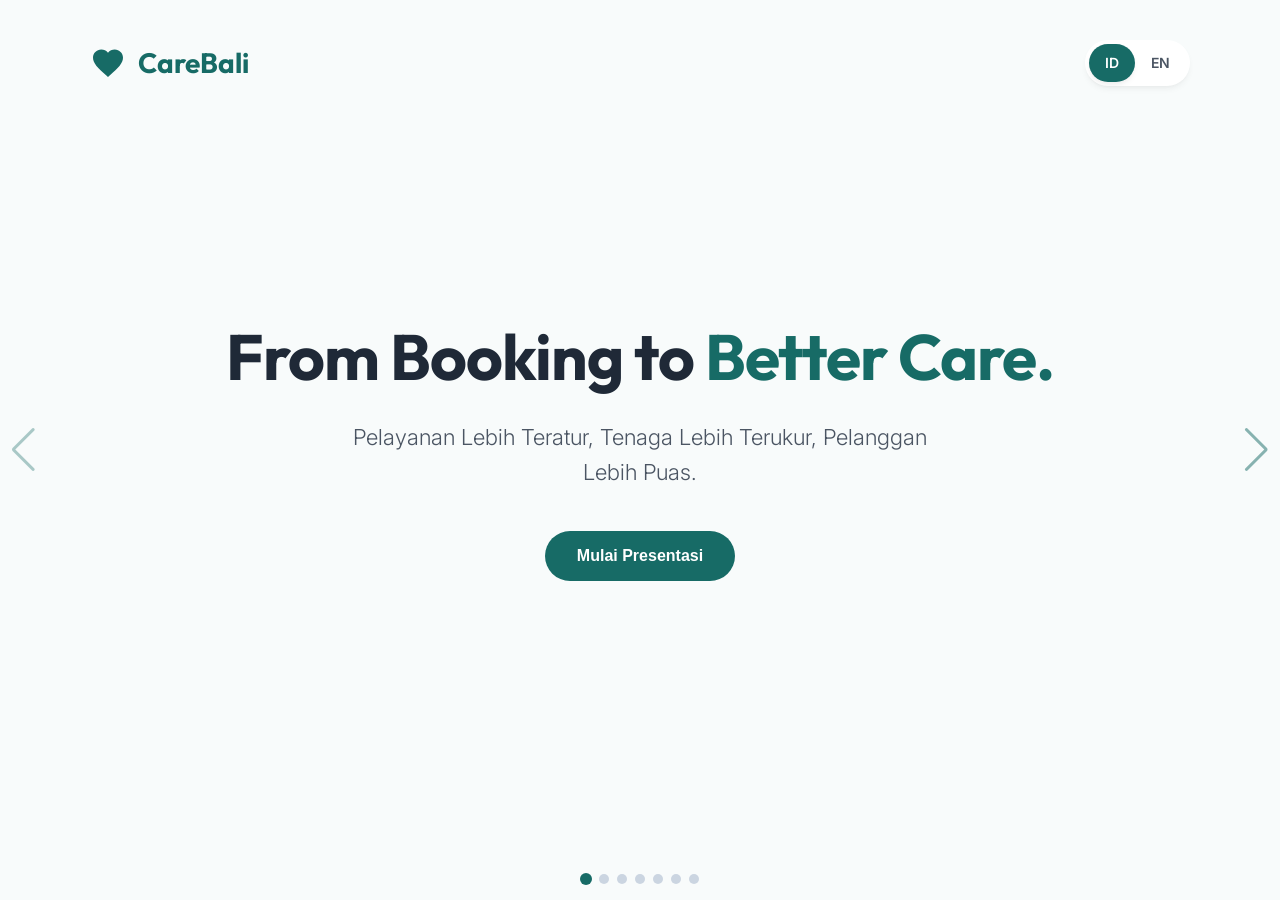
<file: index.html>
<!DOCTYPE html>
<html lang="id">
<head>
  <meta charset="UTF-8">
  <meta name="viewport" content="width=device-width, initial-scale=1.0">
  <title>CareBali - Sistem Manajemen Home Care Terpadu</title>
  
  <!-- Swiper CSS -->
  <link rel="stylesheet" href="https://cdn.jsdelivr.net/npm/swiper@11/swiper-bundle.min.css" />
  
  <!-- Custom CSS -->
  <link rel="stylesheet" href="style.css">
</head>
<body>

  <!-- Top Navigation (Fixed) -->
  <nav class="top-nav">
    <a href="#" class="brand">
      <svg viewBox="0 0 24 24" xmlns="http://www.w3.org/2000/svg">
        <path d="M12 21.35l-1.45-1.32C5.4 15.36 2 12.28 2 8.5 2 5.42 4.42 3 7.5 3c1.74 0 3.41.81 4.5 2.09C13.09 3.81 14.76 3 16.5 3 19.58 3 22 5.42 22 8.5c0 3.78-3.4 6.86-8.55 11.54L12 21.35z"/>
      </svg>
      CareBali
    </a>
    
    <div class="lang-toggle">
      <a href="index.html" class="active">ID</a>
      <a href="en.html">EN</a>
    </div>
  </nav>

  <!-- Swiper Container -->
  <div class="swiper mySwiper">
    <div class="swiper-wrapper">
      
      <!-- Slide 1: Cover -->
      <div class="swiper-slide">
        <div class="slide-container cover-slide">
          <h1>From Booking to <span>Better Care.</span></h1>
          <p>Pelayanan Lebih Teratur, Tenaga Lebih Terukur, Pelanggan Lebih Puas.</p>
          <button class="btn" onclick="swiper.slideNext()">Mulai Presentasi</button>
        </div>
      </div>

      <!-- Slide 2: Problem & Solution -->
      <div class="swiper-slide">
        <div class="slide-container split-slide">
          <div class="split-content">
            <h2>Tinggalkan Cara Lama.</h2>
            <p>Bagi pemilik bisnis layanan <em>home care</em>, menangani puluhan pesanan setiap hari secara manual adalah tantangan besar. Risiko jadwal bentrok hingga komplain karena standar pelayanan yang sulit dipantau menjadi hambatan untuk berkembang.</p>
            <p><strong>CareBali</strong> hadir bukan sekadar aplikasi pemesanan. Kami adalah Sistem Manajemen Terpadu yang merampingkan seluruh urat nadi operasional Anda—dari pencocokan jadwal hingga laporan finansial.</p>
          </div>
          <div class="split-content">
            <!-- decorative illustration or graphic could go here -->
            <div style="background: var(--primary-light); padding: 40px; border-radius: 24px; text-align: center;">
              <h3 style="color: var(--primary); font-size: 32px; margin-bottom: 16px;">120 Juta+</h3>
              <p style="color: var(--text-dark); font-size: 18px; margin-bottom: 0;">Potensi perputaran omzet bulanan yang bisa diamankan dengan manajemen operasional tanpa *human error*.</p>
            </div>
          </div>
        </div>
      </div>

      <!-- Slide 3: Mockup Gallery -->
      <div class="swiper-slide" style="background-color: var(--white);">
        <div class="slide-container">
          <h2 class="slide-title">Desain Premium & Intuitif</h2>
          <p class="slide-subtitle">Antarmuka yang bersih dan ramah pengguna untuk semua kalangan usia.</p>
          
          <div class="mockup-grid">
            <div class="mockup-item">
              <img src="./images/mockup pelanggan.png" alt="Aplikasi Pelanggan">
              <div class="mockup-label">Aplikasi Pelanggan</div>
              <div class="mockup-desc">Pemesanan & Histori Pasien</div>
            </div>
            <div class="mockup-item" style="transform: scale(1.15); z-index: 10;">
              <img src="./images/mockup admin.png" alt="Dashboard Admin">
              <div class="mockup-label">Dashboard Admin</div>
              <div class="mockup-desc">Control Center & KPI</div>
            </div>
            <div class="mockup-item">
              <img src="./images/mockup nurse.png" alt="Aplikasi Perawat">
              <div class="mockup-label">Aplikasi Perawat</div>
              <div class="mockup-desc">Jadwal & Check-in GPS</div>
            </div>
          </div>
        </div>
      </div>

      <!-- Slide 3.5: Key Values & Features -->
      <div class="swiper-slide">
        <div class="slide-container">
          <h2 class="slide-title">Nilai Jual & Fitur Utama</h2>
          <p class="slide-subtitle">Solusi komprehensif yang diotomatisasi untuk menumbuhkan bisnis Anda.</p>
          
          <div class="values-grid">
            <div class="value-card">
              <h4>1. Penjadwalan Cerdas</h4>
              <p>Sistem merekomendasikan perawat berdasarkan lokasi terdekat, rating, dan pengalaman. Bebas risiko bentrok jadwal.</p>
            </div>
            <div class="value-card">
              <h4>2. Monitoring Real-Time</h4>
              <p>Pantau perawat dari mulai berangkat, GPS check-in lokasi, hingga unggah foto bukti pelayanan medis.</p>
            </div>
            <div class="value-card">
              <h4>3. Histori Medis Pasien</h4>
              <p>Data keluhan pasien dan perawat favorit tersimpan aman. Pelanggan tak perlu repot mengulang cerita saat <em>repeat order</em>.</p>
            </div>
            <div class="value-card">
              <h4>4. Otomatisasi Finansial & WA</h4>
              <p>Tautan pembayaran (DP/Lunas) dan pengingat jadwal dikirim otomatis via WhatsApp. Komisi perawat dihitung instan.</p>
            </div>
          </div>
        </div>
      </div>

      <!-- Slide 4: Features Ecosystem -->
      <div class="swiper-slide">
        <div class="slide-container">
          <h2 class="slide-title">Ekosistem Sinergis</h2>
          <p class="slide-subtitle">Menghubungkan 3 pilar bisnis Anda secara otomatis secara real-time.</p>
          
          <div class="features-grid">
            <div class="feature-card">
              <h3>Admin & Owner</h3>
              <ul class="feature-list">
                <li><strong>Dashboard Order:</strong> Tinjau order dan notif WA.</li>
                <li><strong>Smart Assign:</strong> Tugaskan perawat otomatis dari ketersediaan & lokasi.</li>
                <li><strong>Monitor Real-Time:</strong> Lacak posisi & status live.</li>
                <li><strong>CRM & Komplain:</strong> Kelola data pasien & keluhan.</li>
                <li><strong>Analitik & KPI:</strong> Perhitungan performa, rating, dan laporan omzet instan.</li>
              </ul>
            </div>
            <div class="feature-card">
              <h3>Perawat (Caregiver)</h3>
              <ul class="feature-list">
                <li><strong>Jadwal Kerja:</strong> Set ketersediaan (On/Off).</li>
                <li><strong>Tracking:</strong> Absen GPS <em>Check-in/out</em> di lokasi.</li>
                <li><strong>Laporan Medis:</strong> Unggah foto & detail kondisi.</li>
                <li><strong>Tombol Darurat:</strong> Respons cepat via aplikasi.</li>
                <li><strong>Transparansi:</strong> Pantau perhitungan komisi & rating.</li>
              </ul>
            </div>
            <div class="feature-card">
              <h3>Pelanggan (Pasien)</h3>
              <ul class="feature-list">
                <li><strong>Rekam Medis:</strong> Data tersimpan aman untuk repeat order.</li>
                <li><strong>Booking Instan:</strong> Pilih layanan & durasi.</li>
                <li><strong>Payment Gateway:</strong> Bayar DP/Lunas otomatis.</li>
                <li><strong>Tracking Perawat:</strong> Pantau profil & status kedatangan.</li>
                <li><strong>Membership:</strong> Diskon & paket langganan.</li>
              </ul>
            </div>
          </div>
        </div>
      </div>

      <!-- ROI SLIDE (HIDDEN - uncomment to re-enable)
      <div class="swiper-slide" style="background-color: var(--white);">
        <div class="slide-container text-center">
          <h2 class="slide-title">Kenapa Investasi Ini Sangat Ringan?</h2>
          <p class="slide-subtitle">Simulasi berdasarkan rata-rata 20 order/hari dengan harga layanan Rp 200.000 per sesi.</p>
          
          <div class="roi-stats">
            <div class="roi-card">
              <div class="roi-number">Rp 120 Jt</div>
              <div class="roi-label">Estimasi Omzet / Bulan</div>
            </div>
            <div class="roi-card">
              <div class="roi-number">1,44 M</div>
              <div class="roi-label">Estimasi Omzet / Tahun</div>
            </div>
            <div class="roi-card highlight">
              <div class="roi-number">1,5%</div>
              <div class="roi-label">Biaya Sistem vs Omzet Bulanan</div>
            </div>
          </div>

          <div class="roi-quote">
            <p>"Biaya langganan bulanan kami bahkan <strong>tidak sampai setengah dari omzet 1 hari</strong> Anda. Dengan efisiensi operasional yang diberikan, potensi penghematan dan peningkatan order Anda jauh melampaui biaya ini dalam hitungan minggu."</p>
          </div>
        </div>
      </div>
      END ROI SLIDE -->

      <!-- Slide 5: SaaS Pricing -->
      <div class="swiper-slide" style="background-color: var(--primary-light);">
        <div class="slide-container text-center">
          <h2 class="slide-title">Paket Langganan (SaaS)</h2>
          <p class="slide-subtitle">Skala operasional ringan tanpa pusing mikir server. Cukup bayar bulanan.</p>

          <div class="pricing-grid">
            <!-- Basic -->
            <div class="price-card">
              <div class="price-tier">Basic (Starter)</div>
              <div class="price-amount">750Rb <span>/ bln</span></div>
              <p style="font-size: 13px; color: var(--text-muted); margin-bottom: 20px; margin-top: -10px;">+ Setup Awal Rp 7.5 Juta</p>
              <ul class="price-features">
                <li>Platform PWA (Web)</li>
                <li>Dashboard Order & Profil Pasien</li>
                <li>Assign Perawat Manual</li>
                <li>Riwayat Pelayanan Dasar</li>
                <li class="disabled">Check-in GPS & Foto Medis</li>
                <li class="disabled">WA Alerts & Payment Gateway</li>
              </ul>
            </div>
            
            <!-- Pro -->
            <div class="price-card popular">
              <div class="badge">Paling Ideal</div>
              <div class="price-tier">Pro (Scale-Up)</div>
              <div class="price-amount">1.85Jt <span>/ bln</span></div>
              <p style="font-size: 13px; color: var(--text-muted); margin-bottom: 20px; margin-top: -10px;">+ Setup Awal Rp 10 Juta</p>
              <ul class="price-features">
                <li>PWA + Android App</li>
                <li>Smart Assignment (Otomatis)</li>
                <li>Check-in GPS + Foto Medis</li>
                <li>Email, WA Alerts & Payment Gateway</li>
                <li>CRM & Kelola Komplain</li>
                <li>Hitung Komisi Instan</li>
              </ul>
            </div>

            <!-- Ultimate -->
            <div class="price-card">
              <div class="price-tier">Ultimate (Enterprise)</div>
              <div class="price-amount">3.5Jt <span>/ bln</span></div>
              <p style="font-size: 13px; color: var(--text-muted); margin-bottom: 20px; margin-top: -10px;">+ Setup Awal Rp 14 Juta</p>
              <ul class="price-features">
                <li>PWA + Android + iOS App</li>
                <li>Real-time GPS Tracking & Emergency</li>
                <li>Tanda Tangan Digital & Langganan</li>
                <li>Analitik Bisnis & KPI Perawat Lengkap</li>
                <li>Auto-Split Payroll & Diskon Membership</li>
                <li>Laporan Keuangan & Operasional Ekstra</li>
              </ul>
            </div>
          </div>
        </div>
      </div>

      <!-- Slide 6: Beli Putus & CTA -->
      <div class="swiper-slide">
        <div class="slide-container text-center">
          <h2 class="slide-title">Atau, Beli Putus (Lisensi Penuh)</h2>
          <p class="slide-subtitle">Jadikan aplikasi ini Aset Digital Perusahaan Anda tanpa beban tagihan bulanan.</p>
          
          <div class="features-grid" style="margin-bottom: 50px;">
            <div class="feature-card" style="text-align: center;">
              <h3>Paket Basic</h3>
              <div style="font-size: 32px; font-family: 'Outfit'; font-weight: 700; color: var(--primary); margin: 10px 0;">Rp 21.200.000</div>
              <p style="font-size: 14px;">(PWA Only)</p>
            </div>
            <div class="feature-card" style="text-align: center; border-bottom: 4px solid var(--primary);">
              <h3>Paket Pro</h3>
              <div style="font-size: 32px; font-family: 'Outfit'; font-weight: 700; color: var(--primary); margin: 10px 0;">Rp 41.800.000</div>
              <p style="font-size: 14px;">(PWA + Android)</p>
            </div>
            <div class="feature-card" style="text-align: center;">
              <h3>Paket Ultimate</h3>
              <div style="font-size: 32px; font-family: 'Outfit'; font-weight: 700; color: var(--primary); margin: 10px 0;">Rp 65.500.000</div>
              <p style="font-size: 14px;">(PWA + Android + iOS)</p>
            </div>
          </div>

          <div style="font-size: 14px; color: var(--text-muted); margin-bottom: 30px; text-align: left; max-width: 600px; margin-left: auto; margin-right: auto; line-height: 1.6;">
            <strong>Catatan Tambahan:</strong><br>
            * Biaya maintenance server mulai Rp 3.500.000 / tahun (dibayarkan mulai tahun kedua).<br>
            * Seluruh paket yang mencakup aplikasi mobile (Android/iOS) belum termasuk biaya registrasi akun developer resmi ke App Store ($99/tahun) dan Play Store ($25/lifetime) atas nama perusahaan Anda.
          </div>
          
          <button class="btn" style="padding: 18px 40px; font-size: 18px;" onclick="alert('Demo: Membuka email kontak')">Mulai Digitalkan Bisnis Anda</button>
        </div>
      </div>

    </div>
    
    <!-- Swiper Pagination -->
    <div class="swiper-pagination"></div>
    <!-- Swiper Navigation -->
    <div class="swiper-button-next"></div>
    <div class="swiper-button-prev"></div>
  </div>

  <!-- Swiper JS -->
  <script src="https://cdn.jsdelivr.net/npm/swiper@11/swiper-bundle.min.js"></script>

  <!-- Initialize Swiper -->
  <script>
    var swiper = new Swiper(".mySwiper", {
      speed: 800,
      spaceBetween: 0,
      grabCursor: true,
      keyboard: {
        enabled: true,
      },
      pagination: {
        el: ".swiper-pagination",
        clickable: true,
      },
      navigation: {
        nextEl: ".swiper-button-next",
        prevEl: ".swiper-button-prev",
      },
    });
  </script>
</body>
</html>
</file>
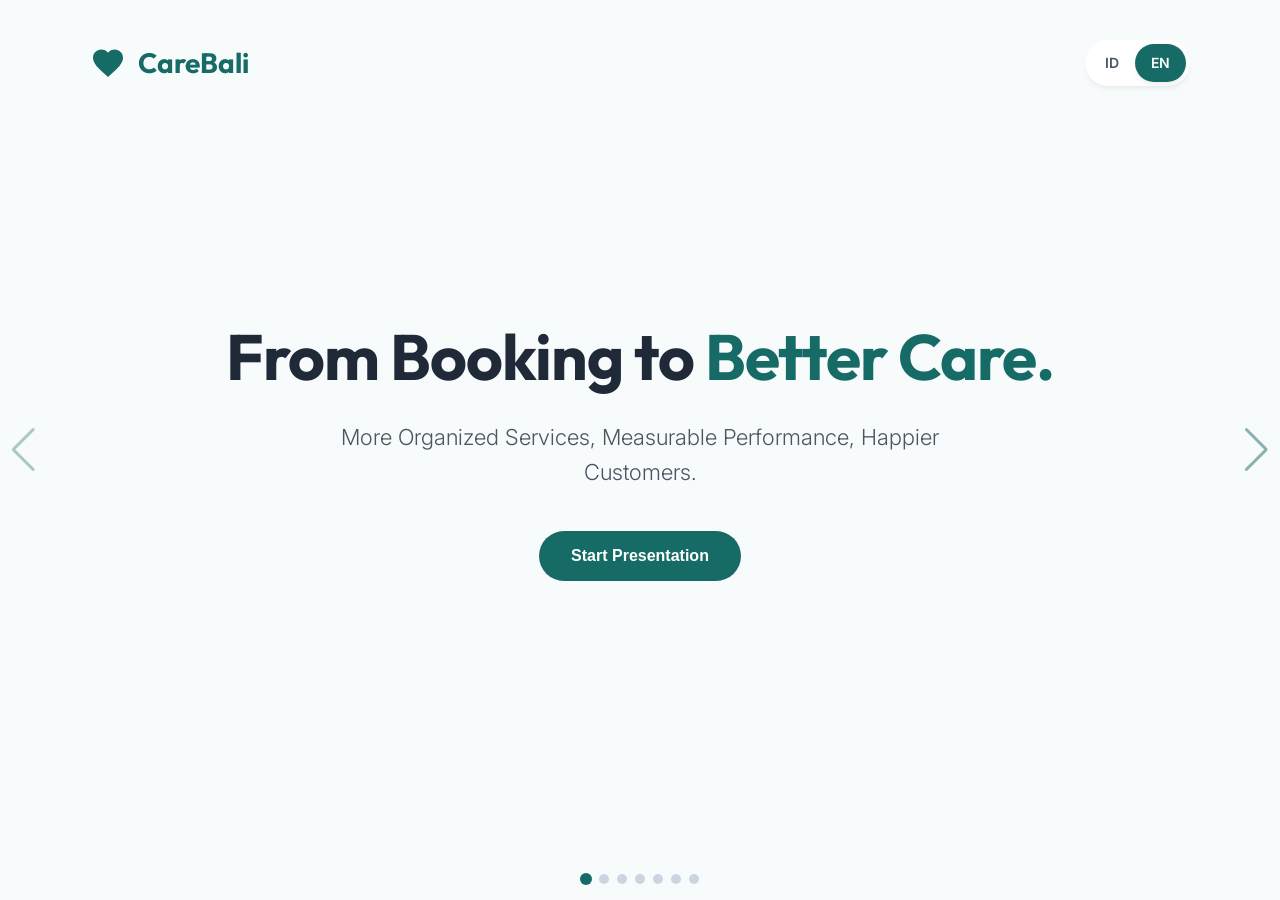
<file: en.html>
<!DOCTYPE html>
<html lang="en">
<head>
  <meta charset="UTF-8">
  <meta name="viewport" content="width=device-width, initial-scale=1.0">
  <title>CareBali - Integrated Home Care Management System</title>
  
  <!-- Swiper CSS -->
  <link rel="stylesheet" href="https://cdn.jsdelivr.net/npm/swiper@11/swiper-bundle.min.css" />
  
  <!-- Custom CSS -->
  <link rel="stylesheet" href="style.css">
</head>
<body>

  <!-- Top Navigation (Fixed) -->
  <nav class="top-nav">
    <a href="#" class="brand">
      <svg viewBox="0 0 24 24" xmlns="http://www.w3.org/2000/svg">
        <path d="M12 21.35l-1.45-1.32C5.4 15.36 2 12.28 2 8.5 2 5.42 4.42 3 7.5 3c1.74 0 3.41.81 4.5 2.09C13.09 3.81 14.76 3 16.5 3 19.58 3 22 5.42 22 8.5c0 3.78-3.4 6.86-8.55 11.54L12 21.35z"/>
      </svg>
      CareBali
    </a>
    
    <div class="lang-toggle">
      <a href="index.html">ID</a>
      <a href="en.html" class="active">EN</a>
    </div>
  </nav>

  <!-- Swiper Container -->
  <div class="swiper mySwiper">
    <div class="swiper-wrapper">
      
      <!-- Slide 1: Cover -->
      <div class="swiper-slide">
        <div class="slide-container cover-slide">
          <h1>From Booking to <span>Better Care.</span></h1>
          <p>More Organized Services, Measurable Performance, Happier Customers.</p>
          <button class="btn" onclick="swiper.slideNext()">Start Presentation</button>
        </div>
      </div>

      <!-- Slide 2: Problem & Solution -->
      <div class="swiper-slide">
        <div class="slide-container split-slide">
          <div class="split-content">
            <h2>Leave the Old Ways Behind.</h2>
            <p>For home care business owners, handling dozens of orders every day manually is a huge challenge. Risks ranging from schedule clashes to complaints due to hard-to-monitor service standards are bottlenecks to growth.</p>
            <p><strong>CareBali</strong> is here as more than just a booking app. We are an Integrated Management System that streamlines your entire operational pipeline—from smart scheduling to financial reporting.</p>
          </div>
          <div class="split-content">
            <!-- decorative illustration or graphic could go here -->
            <div style="background: var(--primary-light); padding: 40px; border-radius: 24px; text-align: center;">
              <h3 style="color: var(--primary); font-size: 32px; margin-bottom: 16px;">Rp 120M+</h3>
              <p style="color: var(--text-dark); font-size: 18px; margin-bottom: 0;">Potential monthly turnover that can be secured with error-free operational management.</p>
            </div>
          </div>
        </div>
      </div>

      <!-- Slide 3: Mockup Gallery -->
      <div class="swiper-slide" style="background-color: var(--white);">
        <div class="slide-container">
          <h2 class="slide-title">Premium & Intuitive Design</h2>
          <p class="slide-subtitle">A clean and user-friendly interface designed for all ages.</p>
          
          <div class="mockup-grid">
            <div class="mockup-item">
              <img src="./images/mockup pelanggan.png" alt="Customer App">
              <div class="mockup-label">Customer App</div>
              <div class="mockup-desc">Booking & Patient History</div>
            </div>
            <div class="mockup-item" style="transform: scale(1.15); z-index: 10;">
              <img src="./images/mockup admin.png" alt="Admin Dashboard">
              <div class="mockup-label">Admin Dashboard</div>
              <div class="mockup-desc">Control Center & KPIs</div>
            </div>
            <div class="mockup-item">
              <img src="./images/mockup nurse.png" alt="Nurse App">
              <div class="mockup-label">Nurse App</div>
              <div class="mockup-desc">Schedules & GPS Check-in</div>
            </div>
          </div>
        </div>
      </div>

      <!-- Slide 3.5: Key Values & Features -->
      <div class="swiper-slide">
        <div class="slide-container">
          <h2 class="slide-title">Key Values & Core Features</h2>
          <p class="slide-subtitle">A comprehensive automated solution designed to grow your business.</p>
          
          <div class="values-grid">
            <div class="value-card">
              <h4>1. Smart Scheduling</h4>
              <p>The system recommends nurses based on location, rating, and experience. Zero risk of schedule clashes.</p>
            </div>
            <div class="value-card">
              <h4>2. Real-Time Monitoring</h4>
              <p>Monitor nurses from departure to GPS check-in, up to the upload of photo evidence for medical services.</p>
            </div>
            <div class="value-card">
              <h4>3. Patient Medical History</h4>
              <p>Patient complaints and favorite nurses are securely stored. Customers never have to repeat their stories when re-ordering.</p>
            </div>
            <div class="value-card">
              <h4>4. Financial & WA Automation</h4>
              <p>Payment links (Down Payment/Full) and schedule reminders are sent automatically via WhatsApp. Nurse commissions are calculated instantly.</p>
            </div>
          </div>
        </div>
      </div>

      <!-- Slide 4: Features Ecosystem -->
      <div class="swiper-slide">
        <div class="slide-container">
          <h2 class="slide-title">Synergistic Ecosystem</h2>
          <p class="slide-title" style="font-size: 18px; color: var(--text-muted); font-weight: 400; margin-bottom: 50px;">Connecting the 3 pillars of your business automatically in real-time.</p>
          
          <div class="features-grid">
            <div class="feature-card">
              <h3>Admin & Owner</h3>
              <ul class="feature-list">
                <li><strong>Order Dashboard:</strong> Monitor incoming orders & WA alerts.</li>
                <li><strong>Smart Assign:</strong> Auto-assign nurses based on availability & location.</li>
                <li><strong>Real-Time Monitor:</strong> Track live status and positions.</li>
                <li><strong>CRM & Complaints:</strong> Manage patient data & resolutions.</li>
                <li><strong>Analytics & KPI:</strong> Calculate performance, ratings, and instant revenue.</li>
              </ul>
            </div>
            <div class="feature-card">
              <h3>Nurses (Caregiver)</h3>
              <ul class="feature-list">
                <li><strong>Schedules:</strong> Set availability (On/Off).</li>
                <li><strong>Tracking:</strong> GPS <em>Check-in/out</em> on location.</li>
                <li><strong>Medical Reports:</strong> Upload photos & condition details.</li>
                <li><strong>Emergency Button:</strong> Quick response via the app.</li>
                <li><strong>Transparency:</strong> Monitor commission calculations & ratings.</li>
              </ul>
            </div>
            <div class="feature-card">
              <h3>Customers (Patients)</h3>
              <ul class="feature-list">
                <li><strong>Medical Records:</strong> Securely stored for easy re-ordering.</li>
                <li><strong>Instant Booking:</strong> Select services & durations.</li>
                <li><strong>Payment Gateway:</strong> Pay down payments/full automatically.</li>
                <li><strong>Nurse Tracking:</strong> Monitor profiles & arrival status.</li>
                <li><strong>Membership:</strong> Discounts & subscription packages.</li>
              </ul>
            </div>
          </div>
        </div>
      </div>

      <!-- ROI SLIDE (HIDDEN - uncomment to re-enable)
      <div class="swiper-slide" style="background-color: var(--white);">
        <div class="slide-container text-center">
          <h2 class="slide-title">Why Is This Investment So Light?</h2>
          <p class="slide-subtitle">Simulation based on an average of 20 orders/day at Rp 200,000 per session.</p>
          
          <div class="roi-stats">
            <div class="roi-card">
              <div class="roi-number">Rp 120M</div>
              <div class="roi-label">Estimated Revenue / Month</div>
            </div>
            <div class="roi-card">
              <div class="roi-number">1.44B</div>
              <div class="roi-label">Estimated Revenue / Year</div>
            </div>
            <div class="roi-card highlight">
              <div class="roi-number">1.5%</div>
              <div class="roi-label">System Cost vs Monthly Revenue</div>
            </div>
          </div>

          <div class="roi-quote">
            <p>"Our monthly subscription doesn't even equal <strong>half of your 1-day revenue</strong>. The operational efficiency gained will far exceed this cost within weeks."</p>
          </div>
        </div>
      </div>
      END ROI SLIDE -->

      <!-- Slide 5: SaaS Pricing -->
      <div class="swiper-slide" style="background-color: var(--primary-light);">
        <div class="slide-container text-center">
          <h2 class="slide-title">Subscription Packages (SaaS)</h2>
          <p class="slide-subtitle">Scale your operations effortlessly without server headaches. Just pay monthly.</p>

          <div class="pricing-grid">
            <!-- Basic -->
            <div class="price-card">
              <div class="price-tier">Basic (Starter)</div>
              <div class="price-amount">750K <span>/ mo</span></div>
              <p style="font-size: 13px; color: var(--text-muted); margin-bottom: 20px; margin-top: -10px;">+ Initial Setup Rp 7.5M</p>
              <ul class="price-features">
                <li>PWA Platform (Web)</li>
                <li>Order Dashboard & Patient Profiles</li>
                <li>Manual Nurse Assignment</li>
                <li>Basic Service History</li>
                <li class="disabled">GPS Check-in & Photo Evidence</li>
                <li class="disabled">WA Alerts & Payment Gateway</li>
              </ul>
            </div>
            
            <!-- Pro -->
            <div class="price-card popular">
              <div class="badge">Most Ideal</div>
              <div class="price-tier">Pro (Scale-Up)</div>
              <div class="price-amount">1.85M <span>/ mo</span></div>
              <p style="font-size: 13px; color: var(--text-muted); margin-bottom: 20px; margin-top: -10px;">+ Initial Setup Rp 10M</p>
              <ul class="price-features">
                <li>PWA + Android App</li>
                <li>Smart Assignment (Automated)</li>
                <li>GPS Check-in + Medical Photos</li>
                <li>Email, WA Alerts & Payment Gateway</li>
                <li>CRM & Complaints Management</li>
                <li>Instant Commission Calculation</li>
              </ul>
            </div>

            <!-- Ultimate -->
            <div class="price-card">
              <div class="price-tier">Ultimate (Enterprise)</div>
              <div class="price-amount">3.5M <span>/ mo</span></div>
              <p style="font-size: 13px; color: var(--text-muted); margin-bottom: 20px; margin-top: -10px;">+ Initial Setup Rp 14M</p>
              <ul class="price-features">
                <li>PWA + Android + iOS App</li>
                <li>Real-time GPS Tracking & Emergency</li>
                <li>Digital Signatures & Subscriptions</li>
                <li>Business Analytics & Full Nurse KPIs</li>
                <li>Auto-Split Payroll & Member Discounts</li>
                <li>Advanced Financial & Operational Reports</li>
              </ul>
            </div>
          </div>
        </div>
      </div>

      <!-- Slide 6: Beli Putus & CTA -->
      <div class="swiper-slide">
        <div class="slide-container text-center">
          <h2 class="slide-title">Or, One-Time Purchase (Full License)</h2>
          <p class="slide-subtitle">Make this application your Company's Digital Asset without monthly billing burdens.</p>
          
          <div class="features-grid" style="margin-bottom: 50px;">
            <div class="feature-card" style="text-align: center;">
              <h3>Basic Package</h3>
              <div style="font-size: 32px; font-family: 'Outfit'; font-weight: 700; color: var(--primary); margin: 10px 0;">Rp 21.200.000</div>
              <p style="font-size: 14px;">(PWA Only)</p>
            </div>
            <div class="feature-card" style="text-align: center; border-bottom: 4px solid var(--primary);">
              <h3>Pro Package</h3>
              <div style="font-size: 32px; font-family: 'Outfit'; font-weight: 700; color: var(--primary); margin: 10px 0;">Rp 41.800.000</div>
              <p style="font-size: 14px;">(PWA + Android)</p>
            </div>
            <div class="feature-card" style="text-align: center;">
              <h3>Ultimate Package</h3>
              <div style="font-size: 32px; font-family: 'Outfit'; font-weight: 700; color: var(--primary); margin: 10px 0;">Rp 65.500.000</div>
              <p style="font-size: 14px;">(PWA + Android + iOS)</p>
            </div>
          </div>

          <div style="font-size: 14px; color: var(--text-muted); margin-bottom: 30px; text-align: left; max-width: 600px; margin-left: auto; margin-right: auto; line-height: 1.6;">
            <strong>Additional Notes:</strong><br>
            * Server maintenance costs start from Rp 3,500,000 / year (payable from the second year).<br>
            * Packages that include mobile apps (Android/iOS) do not include the official developer account registration fees for the App Store ($99/year) and Play Store ($25/lifetime) under your company's name.
          </div>
          
          <button class="btn" style="padding: 18px 40px; font-size: 18px;" onclick="alert('Demo: Opening contact email')">Start Digitizing Your Business</button>
        </div>
      </div>

    </div>
    
    <!-- Swiper Pagination -->
    <div class="swiper-pagination"></div>
    <!-- Swiper Navigation -->
    <div class="swiper-button-next"></div>
    <div class="swiper-button-prev"></div>
  </div>

  <!-- Swiper JS -->
  <script src="https://cdn.jsdelivr.net/npm/swiper@11/swiper-bundle.min.js"></script>

  <!-- Initialize Swiper -->
  <script>
    var swiper = new Swiper(".mySwiper", {
      speed: 800,
      spaceBetween: 0,
      grabCursor: true,
      keyboard: {
        enabled: true,
      },
      pagination: {
        el: ".swiper-pagination",
        clickable: true,
      },
      navigation: {
        nextEl: ".swiper-button-next",
        prevEl: ".swiper-button-prev",
      },
    });
  </script>
</body>
</html>
</file>
<file: style.css>
@import url('https://fonts.googleapis.com/css2?family=Inter:wght@300;400;500;600&family=Outfit:wght@400;500;600;700&display=swap');

:root {
  --primary: #176B66;
  --primary-hover: #125552;
  --primary-light: #EAF4F3;
  --accent: #F97316; /* Soft orange for accents based on mockup */
  --bg-color: #F8FBFB;
  --white: #FFFFFF;
  --text-dark: #1F2937;
  --text-muted: #4B5563;
  --shadow-sm: 0 4px 6px -1px rgba(0, 0, 0, 0.05), 0 2px 4px -1px rgba(0, 0, 0, 0.03);
  --shadow-md: 0 10px 15px -3px rgba(0, 0, 0, 0.05), 0 4px 6px -2px rgba(0, 0, 0, 0.025);
  --shadow-lg: 0 20px 25px -5px rgba(0, 0, 0, 0.05), 0 10px 10px -5px rgba(0, 0, 0, 0.02);
  --radius-lg: 16px;
  --radius-xl: 24px;
}

* {
  margin: 0;
  padding: 0;
  box-sizing: border-box;
}

body {
  font-family: 'Inter', sans-serif;
  background-color: var(--bg-color);
  color: var(--text-dark);
  line-height: 1.6;
  -webkit-font-smoothing: antialiased;
}

h1, h2, h3, h4, h5, h6 {
  font-family: 'Outfit', sans-serif;
  color: var(--text-dark);
  line-height: 1.2;
}

/* Swiper Base Styles */
html, body {
  position: relative;
  height: 100%;
}
.swiper {
  width: 100%;
  height: 100%;
}

.swiper-slide {
  display: flex;
  justify-content: center;
  align-items: center;
  padding: 40px;
  opacity: 0 !important; /* Base for fade transition */
  transition: opacity 0.4s ease-in-out;
}

.swiper-slide.swiper-slide-active {
  opacity: 1 !important;
}

/* Container limits width to avoid spanning too wide on large screens */
.slide-container {
  max-width: 1100px;
  width: 100%;
  margin: 0 auto;
}

/* Header & Toggle */
.top-nav {
  position: absolute;
  top: 40px;
  left: 0;
  right: 0;
  padding: 0 50px;
  display: flex;
  justify-content: space-between;
  align-items: center;
  z-index: 100;
  max-width: 1200px;
  margin: 0 auto;
}

.brand {
  display: flex;
  align-items: center;
  gap: 12px;
  font-family: 'Outfit', sans-serif;
  font-weight: 700;
  font-size: 28px;
  color: var(--primary);
  text-decoration: none;
}

.brand svg {
  height: 36px;
  fill: var(--primary);
}

.lang-toggle {
  display: flex;
  background: var(--white);
  border-radius: 30px;
  box-shadow: var(--shadow-sm);
  padding: 4px;
}

.lang-toggle a {
  text-decoration: none;
  padding: 8px 16px;
  border-radius: 20px;
  font-weight: 600;
  font-size: 14px;
  color: var(--text-muted);
  transition: all 0.3s ease;
}

.lang-toggle a.active {
  background: var(--primary);
  color: var(--white);
  box-shadow: var(--shadow-sm);
}

/* Slide 1: Cover */
.cover-slide {
  text-align: center;
}
.cover-slide h1 {
  font-size: 64px;
  margin-bottom: 24px;
  letter-spacing: -1px;
}
.cover-slide h1 span {
  color: var(--primary);
}
.cover-slide p {
  font-size: 22px;
  color: var(--text-muted);
  font-weight: 300;
  max-width: 600px;
  margin: 0 auto 40px;
}

/* Typography Scale */
.slide-title {
  font-size: 42px;
  margin-bottom: 16px;
  text-align: center;
}
.slide-subtitle {
  font-size: 18px;
  color: var(--text-muted);
  text-align: center;
  max-width: 800px;
  margin: 0 auto 50px;
  font-weight: 400;
}

/* Mockup Gallery (Slide 3) */
.mockup-grid {
  display: grid;
  grid-template-columns: 1fr 1fr 1fr;
  gap: 40px;
  align-items: center;
}
.mockup-item {
  text-align: center;
}
.mockup-item img {
  width: 100%;
  max-width: 300px;
  border-radius: var(--radius-xl);
  box-shadow: var(--shadow-lg);
  transition: transform 0.4s ease, box-shadow 0.4s ease;
}
.mockup-item:nth-child(1) img { /* Admin dashboard is wider */
  max-width: 100%; 
  border-radius: 12px;
}
.mockup-item:hover img {
  transform: translateY(-10px);
  box-shadow: 0 30px 40px -10px rgba(0,0,0,0.1);
}
.mockup-label {
  font-family: 'Outfit', sans-serif;
  font-size: 20px;
  font-weight: 600;
  margin-top: 24px;
  color: var(--primary);
}
.mockup-desc {
  font-size: 14px;
  color: var(--text-muted);
  margin-top: 8px;
}

/* Grid Layouts for Content */
.features-grid {
  display: grid;
  grid-template-columns: 1fr 1fr 1fr;
  gap: 30px;
}
.feature-card {
  background: var(--white);
  padding: 40px;
  border-radius: var(--radius-lg);
  box-shadow: var(--shadow-sm);
  transition: all 0.3s ease;
  border-bottom: 4px solid transparent;
}
.feature-card:hover {
  transform: translateY(-5px);
  box-shadow: var(--shadow-md);
  border-bottom: 4px solid var(--primary);
}
.feature-card h3 {
  font-size: 24px;
  margin-bottom: 16px;
  color: var(--primary);
}
.feature-card p {
  font-size: 16px;
  color: var(--text-muted);
  line-height: 1.7;
}

/* Pricing Grid */
.pricing-grid {
  display: grid;
  grid-template-columns: 1fr 1fr 1fr;
  gap: 30px;
  align-items: flex-start;
}
.price-card {
  background: var(--white);
  padding: 40px;
  border-radius: var(--radius-xl);
  box-shadow: var(--shadow-sm);
  position: relative;
  transition: all 0.3s ease;
}
.price-card.popular {
  border: 2px solid var(--primary);
  transform: scale(1.05);
  box-shadow: var(--shadow-md);
  z-index: 10;
}
.badge {
  position: absolute;
  top: -14px;
  left: 50%;
  transform: translateX(-50%);
  background: var(--primary);
  color: var(--white);
  padding: 6px 16px;
  border-radius: 20px;
  font-size: 12px;
  font-weight: 600;
  letter-spacing: 1px;
  text-transform: uppercase;
}
.price-tier {
  font-family: 'Outfit', sans-serif;
  font-size: 24px;
  font-weight: 600;
  margin-bottom: 8px;
}
.price-amount {
  font-family: 'Outfit', sans-serif;
  font-size: 42px;
  font-weight: 700;
  color: var(--primary);
  margin-bottom: 24px;
}
.price-amount span {
  font-size: 16px;
  font-weight: 400;
  color: var(--text-muted);
}
.price-features {
  list-style: none;
  text-align: left;
}
.price-features li {
  margin-bottom: 16px;
  font-size: 15px;
  display: flex;
  align-items: flex-start;
  gap: 12px;
}
.price-features li::before {
  content: "✓";
  color: var(--primary);
  font-weight: bold;
}
.price-features li.disabled::before {
  content: "✕";
  color: #CBD5E1;
}
.price-features li.disabled {
  color: #94A3B8;
}

/* Pagination Customization */
.swiper-pagination-bullet {
  width: 10px;
  height: 10px;
  background-color: #CBD5E1;
  opacity: 1;
}
.swiper-pagination-bullet-active {
  background-color: var(--primary);
  transform: scale(1.2);
}

.swiper-button-next, .swiper-button-prev {
  color: var(--primary) !important;
  opacity: 0.5;
  transition: opacity 0.3s;
}
.swiper-button-next:hover, .swiper-button-prev:hover {
  opacity: 1;
}

/* Call to Action */
.btn {
  display: inline-block;
  background: var(--primary);
  color: var(--white);
  text-decoration: none;
  padding: 16px 32px;
  border-radius: 30px;
  font-weight: 600;
  font-size: 16px;
  transition: all 0.3s;
  border: none;
  cursor: pointer;
}
.btn:hover {
  background: var(--primary-hover);
  transform: translateY(-2px);
  box-shadow: var(--shadow-sm);
}

.text-left { text-align: left; }
.text-center { text-align: center; }

/* Flex Utility for 2 columns */
.split-slide {
  display: flex;
  align-items: center;
  gap: 60px;
}
.split-content {
  flex: 1;
}
.split-content h2 {
  font-size: 48px;
  margin-bottom: 24px;
}
.split-content p {
  font-size: 18px;
  color: var(--text-muted);
  margin-bottom: 24px;
}

/* New Classes for Values Grid (Slide 3.5) */
.values-grid {
  display: grid;
  grid-template-columns: 1fr 1fr;
  gap: 30px;
  text-align: left;
}
.value-card {
  background: var(--white);
  padding: 30px;
  border-radius: var(--radius-lg);
  box-shadow: var(--shadow-sm);
  border-left: 4px solid var(--primary);
}
.value-card h4 {
  font-size: 20px;
  color: var(--primary);
  margin-bottom: 8px;
}
.value-card p {
  font-size: 15px;
  color: var(--text-muted);
}

/* 📱 RESPONSIVE DESIGN (Mobile / Tablet) */
@media (max-width: 900px) {
  .mockup-grid {
    grid-template-columns: 1fr;
    gap: 20px;
  }
  .mockup-item:nth-child(2) {
    transform: scale(1) !important;
    order: -1; /* Show admin first on mobile */
  }
}

@media (max-width: 768px) {
  .swiper-slide {
    padding: 20px 20px 80px 20px; /* More bottom padding for pagination */
    align-items: flex-start; /* Allow scrolling from the top */
    overflow-y: auto;
  }
  
  .slide-container {
    margin-top: 60px; /* Space for the top nav */
  }

  .top-nav {
    padding: 0 20px;
    top: 20px;
  }

  .cover-slide h1 {
    font-size: 42px;
  }
  
  .cover-slide p {
    font-size: 18px;
  }

  .slide-title {
    font-size: 32px;
  }
  
  .slide-subtitle {
    font-size: 16px;
    margin-bottom: 30px;
  }

  .split-slide {
    flex-direction: column;
    gap: 30px;
  }

  .features-grid, .pricing-grid, .values-grid {
    grid-template-columns: 1fr;
    gap: 20px;
  }

  .price-card.popular {
    transform: scale(1); /* Remove zoom on mobile to prevent overflow */
  }
}

/* Feature List Styles */
.feature-list {
  list-style-type: disc;
  padding-left: 20px;
  margin-top: 12px;
}
.feature-list li {
  font-size: 15px;
  color: var(--text-muted);
  margin-bottom: 8px;
  line-height: 1.5;
}

/* ROI Stats Slide */
.roi-stats {
  display: grid;
  grid-template-columns: 1fr 1fr 1fr;
  gap: 30px;
  margin-bottom: 40px;
}
.roi-card {
  background: var(--bg-color);
  border: 2px solid #E5E7EB;
  padding: 40px 20px;
  border-radius: var(--radius-xl);
  transition: all 0.3s ease;
}
.roi-card:hover {
  transform: translateY(-5px);
  box-shadow: var(--shadow-md);
}
.roi-card.highlight {
  background: var(--primary);
  border-color: var(--primary);
}
.roi-card.highlight .roi-number,
.roi-card.highlight .roi-label {
  color: var(--white);
}
.roi-number {
  font-family: 'Outfit', sans-serif;
  font-size: 48px;
  font-weight: 700;
  color: var(--primary);
  margin-bottom: 8px;
}
.roi-label {
  font-size: 15px;
  color: var(--text-muted);
  font-weight: 500;
}
.roi-quote {
  background: var(--primary-light);
  padding: 30px 40px;
  border-radius: var(--radius-lg);
  border-left: 5px solid var(--primary);
  text-align: left;
  max-width: 700px;
  margin: 0 auto;
}
.roi-quote p {
  font-size: 17px;
  font-style: italic;
  color: var(--text-dark);
  line-height: 1.7;
}

@media (max-width: 768px) {
  .roi-stats {
    grid-template-columns: 1fr;
    gap: 16px;
  }
  .roi-number {
    font-size: 36px;
  }
  .roi-quote {
    padding: 20px 24px;
  }
}
</file>
